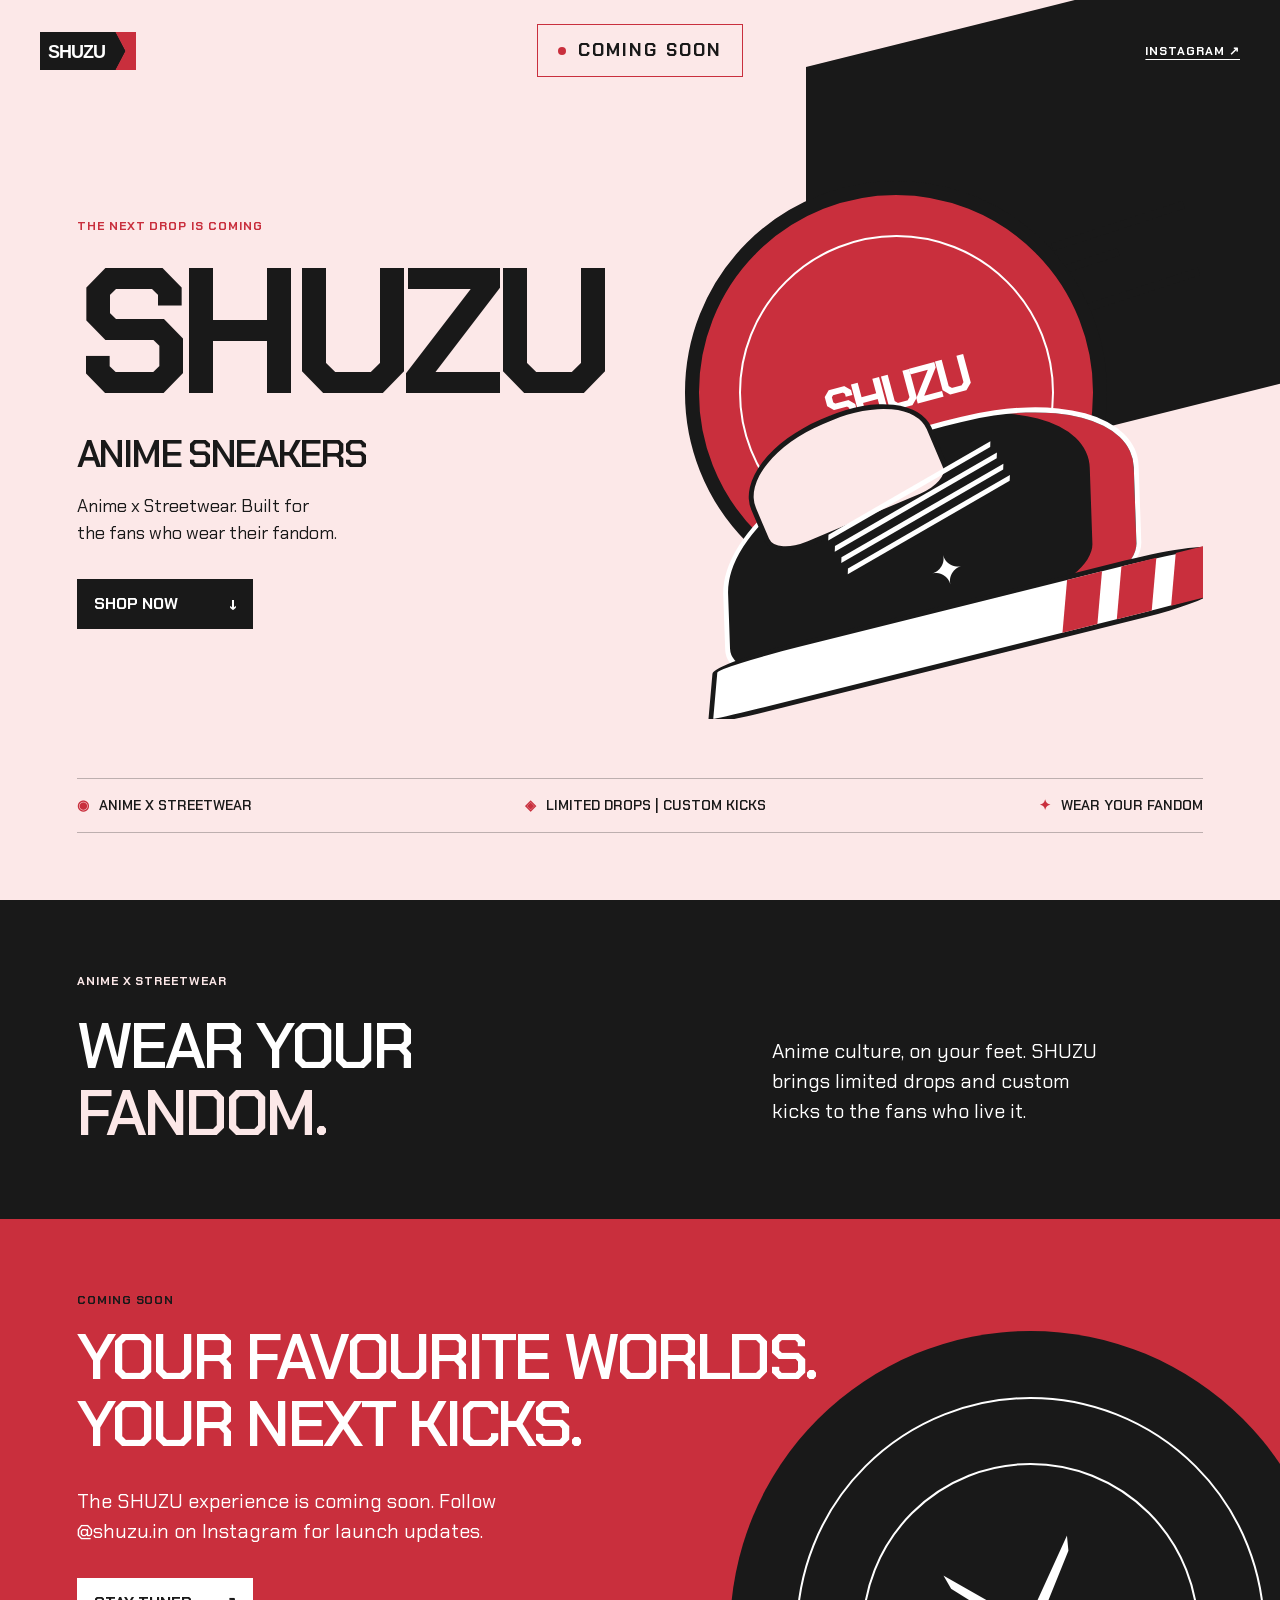
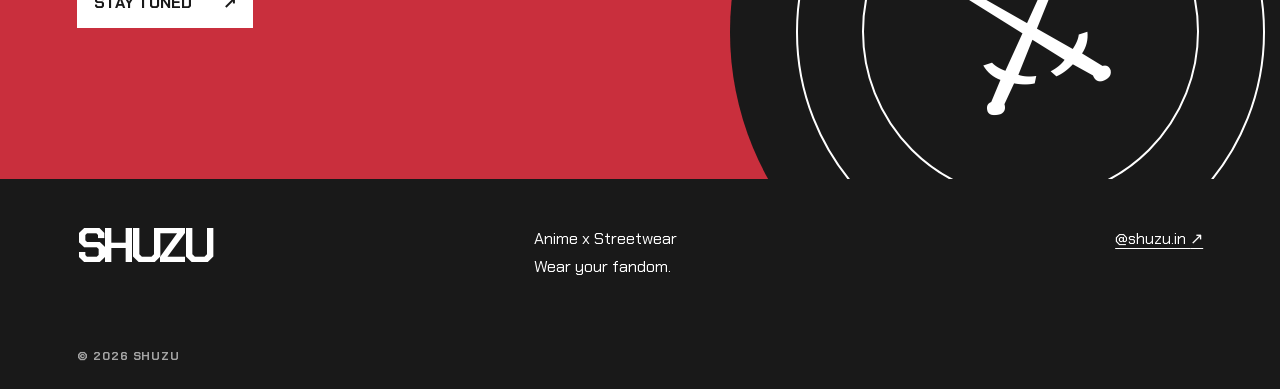
<file: index.html>
<!doctype html>
<html lang="en">
  <head>
    <meta charset="UTF-8" />
    <meta name="viewport" content="width=device-width, initial-scale=1.0" />
    <meta name="theme-color" content="#191919" />
    <meta name="description" content="SHUZU is anime inspired streetwear footwear. Limited drops and custom kicks are coming soon." />
    <meta property="og:title" content="SHUZU — Anime Sneakers" />
    <meta property="og:description" content="Anime x Streetwear. Built for the fans who wear their fandom." />
    <meta property="og:type" content="website" />
    <link rel="icon" href="assets/favicon.svg" type="image/svg+xml" />
    <link rel="stylesheet" href="style.css" />
    <title>SHUZU — Anime Sneakers Coming Soon</title>
  </head>
  <body>
    <a class="skip-link" href="#main">Skip to content</a>

    <header class="site-header">
      <nav aria-label="Primary navigation">
        <a class="brand-mark" href="#top" aria-label="SHUZU home">
          <img src="assets/shuzu-mark.svg" width="96" height="38" alt="SHUZU" />
        </a>
        <span class="status"><i></i> Coming soon</span>
        <a class="nav-social" href="https://www.instagram.com/shuzu.in/">Instagram <span aria-hidden="true">↗</span></a>
      </nav>
    </header>

    <main id="main">
      <section class="hero" id="top" aria-labelledby="hero-title">
        <div class="hero-copy reveal">
          <p class="eyebrow">The next drop is coming</p>
          <h1 id="hero-title">SHUZU</h1>
          <p class="hero-subtitle">Anime sneakers</p>
          <p class="hero-intro">Anime x Streetwear. Built for the fans who wear their fandom.</p>
          <a class="button button-primary" href="#launch">Shop now <span aria-hidden="true">↓</span></a>
        </div>

        <div class="hero-art" aria-label="Abstract sneaker inspired sculpture" role="img">
          <div class="speed speed-one"></div>
          <div class="speed speed-two"></div>
          <div class="speed speed-three"></div>
          <div class="sun-disc"><span>SHUZU</span></div>
          <div class="shoe">
            <div class="shoe-collar"></div>
            <div class="shoe-upper"></div>
            <div class="shoe-laces"><b></b><b></b><b></b><b></b></div>
            <div class="shoe-sole"><i></i><i></i><i></i></div>
            <div class="shoe-star">✦</div>
          </div>
        </div>

        <ul class="feature-strip" aria-label="SHUZU brand features">
          <li><span aria-hidden="true">◉</span> Anime x Streetwear</li>
          <li><span aria-hidden="true">◈</span> Limited drops | Custom kicks</li>
          <li><span aria-hidden="true">✦</span> Wear your fandom</li>
        </ul>
      </section>

      <section class="manifesto section-pad" aria-labelledby="manifesto-title">
        <p class="section-index">Anime x Streetwear</p>
        <div class="manifesto-grid">
          <h2 id="manifesto-title">Wear your<br /><span>fandom.</span></h2>
          <p>Anime culture, on your feet. SHUZU brings limited drops and custom kicks to the fans who live it.</p>
        </div>
      </section>

      <section class="launch section-pad" id="launch" aria-labelledby="launch-title">
        <div class="launch-orb" aria-hidden="true"><span>⚔</span></div>
        <div class="launch-copy reveal">
          <p class="eyebrow">Coming soon</p>
          <h2 id="launch-title">Your favourite worlds.<br />Your next kicks.</h2>
          <p>The SHUZU experience is coming soon. Follow @shuzu.in on Instagram for launch updates.</p>
          <a class="button button-light" href="https://www.instagram.com/shuzu.in/">Stay tuned <span aria-hidden="true">↗</span></a>
        </div>
      </section>
    </main>

    <footer>
      <a class="footer-brand" href="#top" aria-label="Back to top">SHUZU</a>
      <div class="footer-copy">
        <p>Anime x Streetwear</p>
        <p>Wear your fandom.</p>
      </div>
      <a class="footer-social" href="https://www.instagram.com/shuzu.in/">@shuzu.in <span aria-hidden="true">↗</span></a>
      <p class="copyright">© <span id="year">2026</span> SHUZU</p>
    </footer>

    <script src="script.js"></script>
  </body>
</html>
</file>
<file: style.css>
@import url('https://fonts.googleapis.com/css2?family=Chakra+Petch:wght@400;500;600;700&display=swap');

:root {
  --ink: #191919;
  --paper: #fce8e8;
  --red: #c92f3d;
  --white: #ffffff;
  --ease: cubic-bezier(0.32, 0.72, 0, 1);
}

* { box-sizing: border-box; }
html { scroll-behavior: smooth; }
body { margin: 0; background: var(--paper); color: var(--ink); font-family: "Chakra Petch", sans-serif; font-size: 16px; line-height: 1.5; overflow-x: hidden; }
a { color: inherit; }
.skip-link { background: var(--ink); color: var(--white); left: 12px; padding: 8px 12px; position: fixed; top: -48px; z-index: 20; }
.skip-link:focus { top: 12px; }
.site-header { left: 0; padding: 24px 40px; position: absolute; right: 0; top: 0; z-index: 5; }
nav { align-items: center; display: grid; grid-template-columns: 1fr auto 1fr; max-width: 1440px; margin: auto; }
.brand-mark { display: inline-flex; width: max-content; }
.brand-mark img { display: block; height: auto; width: 96px; }
.status, .nav-social, .eyebrow, .section-index, .art-caption, .vertical-note, .copyright { font-size: 12px; font-weight: 700; letter-spacing: .08em; text-transform: uppercase; }
.status { align-items: center; display: inline-flex; gap: 12px; font-size: 18px; letter-spacing: .12em; padding: 12px 20px; border: 1px solid var(--red); }
.status i { background: var(--red); border-radius: 50%; height: 8px; width: 8px;  }
.nav-social { color: var(--white); justify-self: end; text-underline-offset: 4px; }
.nav-social:hover, .footer-social:hover { color: var(--red); }
.hero { isolation: isolate; min-height: min(900px, 100svh); overflow: hidden; padding: 128px 6vw 32px; position: relative; display: grid; gap: 24px; grid-template-columns: minmax(0, 1fr) minmax(0, 1fr); align-items: center; }
.hero::before { background: var(--ink); content: ""; height: 34vw; min-height: 340px; position: absolute; right: -5vw; top: 0; transform: skewY(-14deg); width: 42vw; z-index: -1; }
.hero-copy { position: relative; z-index: 2; }
.eyebrow { margin: 0 0 16px; color: var(--red); }
h1, h2, p { text-wrap: balance; }
h1 { font-size: clamp(80px, 14vw, 192px); font-weight: 700; letter-spacing: -.075em; line-height: .9; margin: 0; max-width: 680px; }
.hero-subtitle { font-size: clamp(24px, 3vw, 48px); font-weight: 600; letter-spacing: -.06em; line-height: 1; margin: 22px 0 20px; text-transform: uppercase; }
.hero-intro { font-size: 18px; margin: 0 0 32px; max-width: 420px; }
.button { align-items: center; border: 1px solid transparent; display: inline-flex; font-size: 16px; font-weight: 700; gap: 24px; justify-content: space-between; min-width: 176px; padding: 12px 16px; text-decoration: none; text-transform: uppercase; transition: background .7s var(--ease), color .7s var(--ease), transform .7s var(--ease); }
.button:focus-visible, a:focus-visible { outline: 3px solid var(--red); outline-offset: 4px; }
.button:active { transform: scale(.98); }
.button-primary { background: var(--ink); color: var(--white); }
.button-primary:hover { background: var(--red); transform: translateY(-3px); }
.hero-art { align-self: stretch; min-height: 520px; overflow: hidden; position: relative; }
.sun-disc { background: var(--red); border: 14px solid var(--ink); border-radius: 50%; height: min(33vw, 440px); left: 6%; position: absolute; top: 9%; width: min(33vw, 440px); }
.sun-disc::after { border: 2px solid var(--white); border-radius: 50%; content: ""; inset: 10%; position: absolute; }
.sun-disc span { color: var(--white); font-size: clamp(28px, 4vw, 64px); font-weight: 700; left: 50%; letter-spacing: -.08em; position: absolute; top: 50%; transform: translate(-50%, -50%) rotate(-15deg); }
.shoe { bottom: 5%; height: min(23vw, 310px); min-height: 230px; position: absolute; right: 1%; transform: rotate(-14deg); width: min(43vw, 600px); }
.shoe-upper { background: var(--ink); border: 5px solid var(--white); border-radius: 54% 42% 18% 14% / 56% 44% 20% 18%; bottom: 53px; box-shadow: inset -45px -10px 0 var(--red); height: 70%; position: absolute; right: 9%; transform: skewX(-12deg); width: 78%; }
.shoe-collar { background: var(--paper); border: 5px solid var(--ink); border-radius: 50% 45% 18% 20%; height: 38%; left: 21%; position: absolute; top: 1%; transform: rotate(-9deg); width: 36%; z-index: 1; }
.shoe-laces { display: grid; gap: 8px; left: 34%; position: absolute; top: 31%; transform: rotate(-16deg); width: 34%; z-index: 2; }
.shoe-laces b { background: var(--white); height: 5px; transform: skewX(-32deg); }
.shoe-sole { background: var(--white); border: 5px solid var(--ink); border-radius: 17% 18% 13% 10%; bottom: 20px; height: 60px; position: absolute; right: 0; transform: skewX(-19deg); width: 94%; }
.shoe-sole i { background: var(--red); display: block; float: right; height: 100%; margin-left: 4%; width: 7%; }
.shoe-star { color: var(--white); font-size: 40px; left: 50%; position: absolute; top: 51%; z-index: 3; }
.speed { background: var(--ink); height: 8px; position: absolute; transform: rotate(-18deg); }
.speed-one { right: 3%; top: 16%; width: 25%; }
.speed-two { right: 15%; top: 22%; width: 12%; }
.speed-three { right: 0; top: 28%; width: 30%; }
.feature-strip { border-block: 1px solid rgba(25,25,25,.28); display: flex; flex-wrap: wrap; gap: 16px 32px; grid-column: 1 / -1; justify-content: space-between; list-style: none; margin: 0; padding: 16px 0; }
.feature-strip li { font-size: 14px; font-weight: 600; text-transform: uppercase; }
.feature-strip span { color: var(--red); margin-right: 6px; }
.section-pad { padding: 72px 6vw; }
.manifesto { background: var(--ink); color: var(--white); }
.section-index { color: var(--paper); margin: 0 0 24px; }
.manifesto-grid { align-items: center; display: grid; gap: 48px; grid-template-columns: 1.2fr .8fr; }
h2 { font-size: clamp(48px, 7vw, 96px); font-weight: 600; letter-spacing: -.045em; line-height: 1.04; margin: 0; max-width: 680px; text-transform: uppercase; }
.manifesto-grid p { font-size: 20px; margin: 0; max-width: 460px; }
.launch { background: var(--red); color: var(--white); min-height: 560px; overflow: hidden; position: relative; }
.launch-copy { position: relative; z-index: 2; }
.launch-copy .eyebrow { color: var(--ink); }
.launch h2 { max-width: 780px; font-size: clamp(40px, 5vw, 76px); }
.manifesto h2 { font-size: clamp(40px, 5vw, 72px); }
.manifesto h2 span { color: var(--paper); }
.launch-copy { max-width: 66%; }
.launch .button:focus-visible { outline-color: var(--white); }
.launch-copy > p:not(.eyebrow) { font-size: 20px; margin: 28px 0 32px; max-width: 500px; }
.button-light { background: var(--white); color: var(--ink); }
.button-light:hover { background: var(--ink); color: var(--white); transform: translateY(-3px); }
.launch-orb { background: var(--ink); border-radius: 50%; bottom: -12vw; height: min(47vw, 720px); position: absolute; right: -4vw; width: min(47vw, 720px); }
.launch-orb::before, .launch-orb::after { border: 2px solid var(--white); border-radius: 50%; content: ""; position: absolute; }
.launch-orb::before { inset: 11%; }
.launch-orb::after { inset: 22%; }
.launch-orb span { color: var(--white); font-size: clamp(80px, 16vw, 240px); left: 50%; position: absolute; top: 50%; transform: translate(-50%, -50%) rotate(-18deg); }
footer { align-items: start; background: var(--ink); color: var(--white); display: grid; gap: 32px; grid-template-columns: 1.2fr .8fr 1fr; padding: 48px 6vw 24px; }
.footer-brand { font-size: 48px; font-weight: 700; letter-spacing: -.1em; line-height: .8; text-decoration: none; }
.footer-copy p { margin: 0 0 4px; }
.footer-social { justify-self: end; text-underline-offset: 4px; }
.copyright { color: rgba(255,255,255,.6); grid-column: 1 / -1; margin: 32px 0 0; }
.hero-copy { animation: enter .8s var(--ease) both; }
@keyframes enter { from { opacity: 0; transform: translateY(16px); } to { opacity: 1; transform: none; } }
@media (max-width: 960px) {
  .site-header { padding: 20px 20px; }
  nav { grid-template-columns: 1fr auto; gap: 16px; }
  .status { grid-column: 1 / -1; grid-row: 2; justify-self: center; font-size: 16px; gap: 8px; padding: 8px 16px; }
  .nav-social { grid-column: 2; grid-row: 1; }
  .nav-social { font-size: 12px; color: var(--ink); }
  .hero { display: grid; grid-template-columns: minmax(0, 1fr); min-height: auto; padding: 176px 20px 24px; }
  .hero::before { display: none; }
  .hero-intro { font-size: 16px; }
  h1 { font-size: clamp(72px, 22vw, 160px); }
  .hero-subtitle { font-size: clamp(24px, 6vw, 40px); margin-top: 16px; }
  .hero-art { min-height: 0; aspect-ratio: 1.15; width: 100%; max-width: 520px; justify-self: center; margin: 0; }
  .sun-disc { height: 68%; width: auto; aspect-ratio: 1; border-width: 10px; left: 4%; top: 2%; }
  .shoe { height: 58%; min-height: 0; width: 90%; bottom: 10%; right: 5%; }
  .shoe-upper { bottom: 20%; }
  .shoe-sole { bottom: 5%; height: 24%; }
  .shoe-laces { gap: 6px; }
  .shoe-star { font-size: 28px; }
  .feature-strip { gap: 12px; justify-content: center; text-align: center; }
  .feature-strip li { font-size: 12px; }
  .section-pad { padding: 48px 20px; }
  .section-index { color: var(--paper); margin: 0 0 24px; }
  .manifesto-grid { display: block; }
  .manifesto-grid p { font-size: 18px; margin-top: 32px; }
  .launch { min-height: 0; padding-bottom: 64px; }
  .launch-copy { max-width: none; }
  .launch h2 { max-width: 540px; }
  .launch-copy > p:not(.eyebrow) { font-size: 18px; }
  .launch-orb { display: none; }
  footer { display: flex; flex-direction: column; padding: 40px 20px 24px; }
  .footer-social { align-self: start; }
  .copyright { margin-top: 16px; }
}
@media (prefers-reduced-motion: reduce) {
  *, *::before, *::after { animation-duration: .01ms !important; scroll-behavior: auto !important; transition-duration: .01ms !important; }
}
</file>
